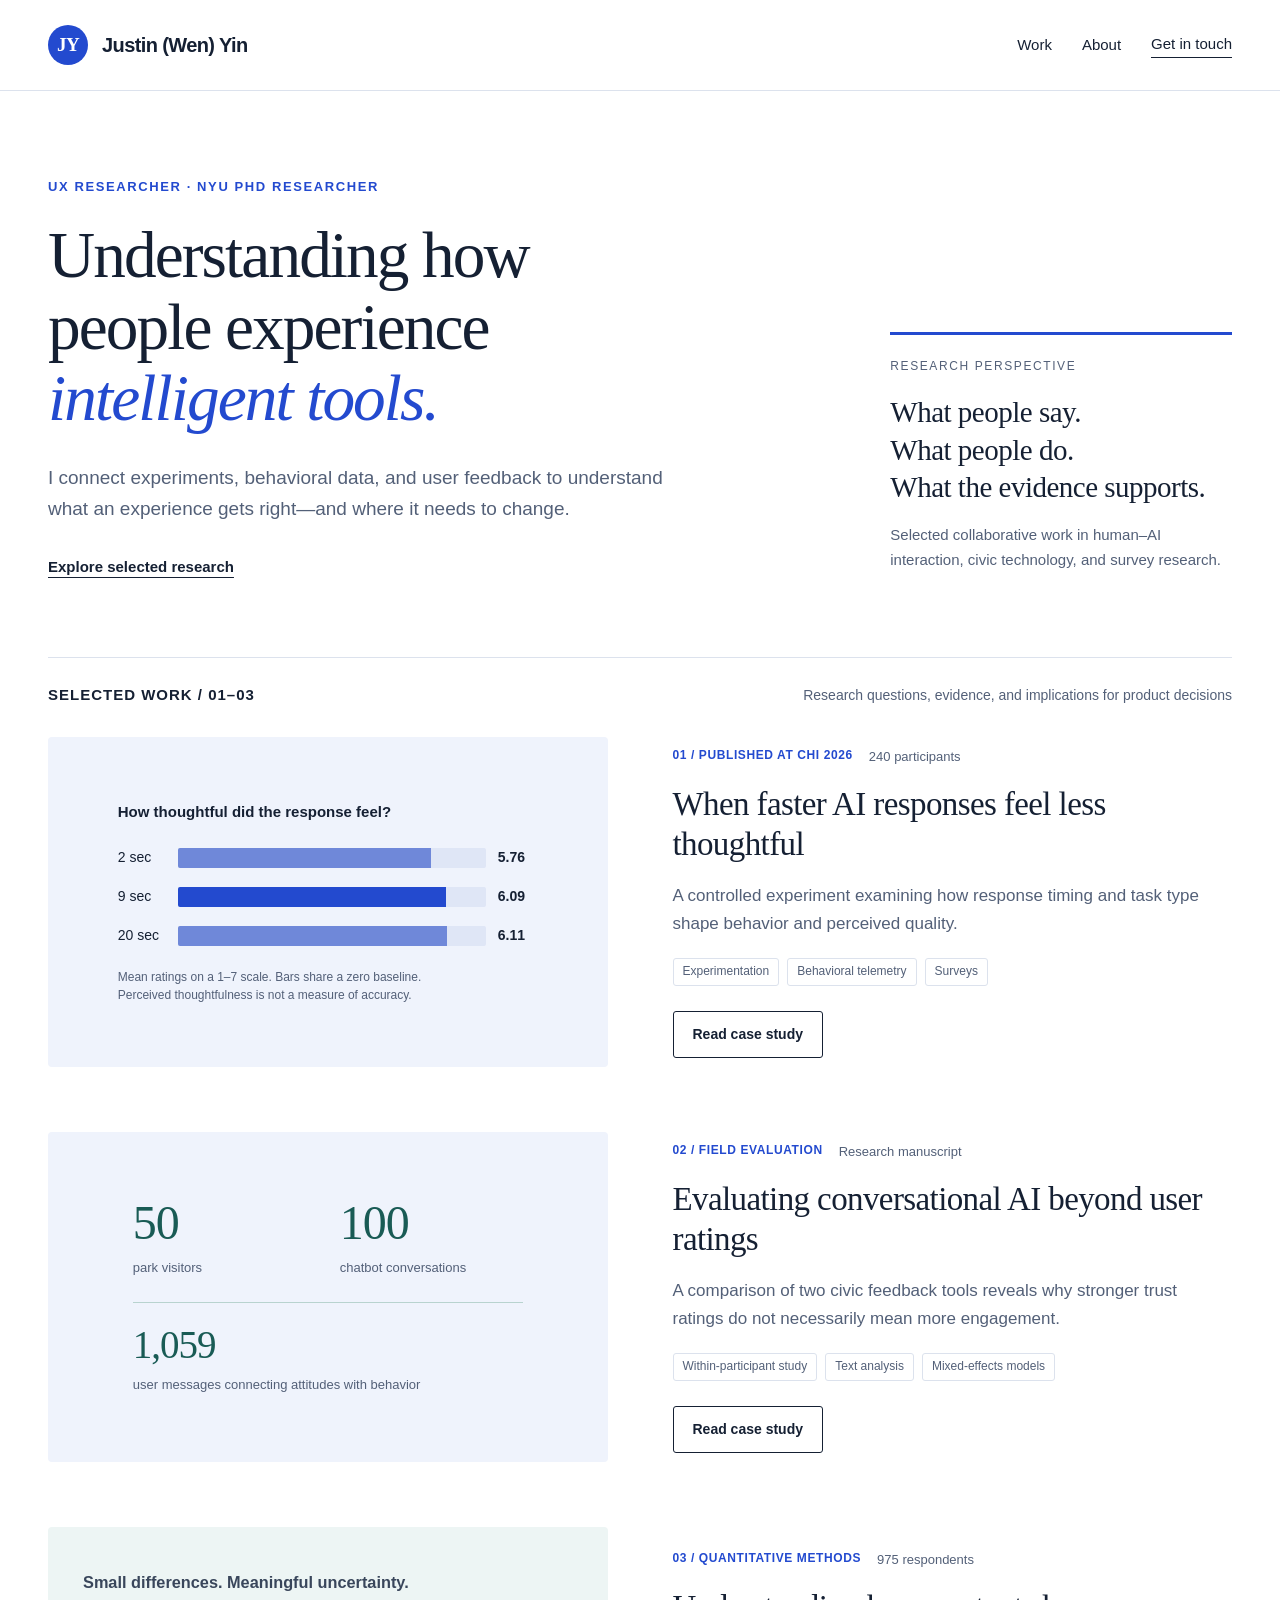
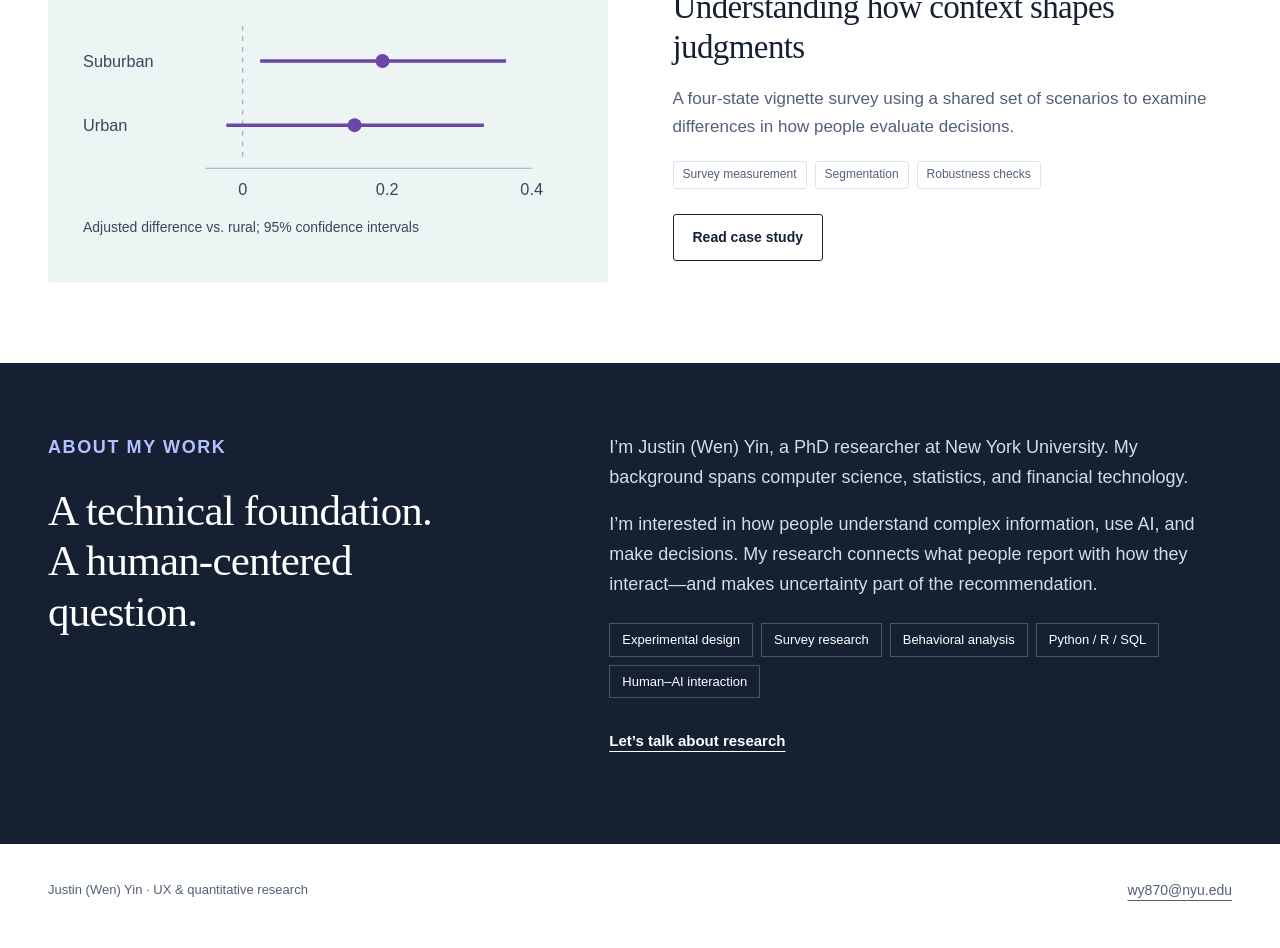
<file: index.html>
<!doctype html><html lang="en"><head><meta charset="utf-8"><meta name="viewport" content="width=device-width,initial-scale=1"><meta name="description" content="Justin (Wen) Yin’s research portfolio: human–AI interaction, field evaluation, and quantitative survey research."><meta name="robots" content="noindex, nofollow"><title>UX Research Portfolio | Justin Yin</title><link rel="icon" type="image/svg+xml" href="data:image/svg+xml,%3Csvg xmlns='http://www.w3.org/2000/svg' viewBox='0 0 64 64'%3E%3Crect width='64' height='64' rx='32' fill='%23234acf'/%3E%3Ctext x='32' y='43' text-anchor='middle' font-family='Georgia' font-size='34' fill='white'%3EJ%3C/text%3E%3C/svg%3E"><link rel="stylesheet" href="style.css"></head><body><a class="skip" href="#main">Skip to content</a><header class="site-header"><div class="wrap nav"><a class="brand" href="index.html"><span class="monogram" aria-hidden="true">JY</span>Justin (Wen) Yin</a><nav class="nav-links" aria-label="Main navigation"><a href="index.html#work">Work</a><a href="index.html#about">About</a><a class="contact-link" href="mailto:wy870@nyu.edu">Get in touch</a></nav></div></header><main id="main"><div class="wrap"><section class="hero"><div><p class="eyebrow">UX researcher · NYU PhD researcher</p><h1>Understanding how<br>people experience<br><em>intelligent tools.</em></h1><p class="hero-copy">I connect experiments, behavioral data, and user feedback to understand what an experience gets right—and where it needs to change.</p><a class="small-link" href="#work">Explore selected research</a></div><aside class="hero-note"><p class="label">Research perspective</p><h2>What people say.<br>What people do.<br>What the evidence supports.</h2><p>Selected collaborative work in human–AI interaction, civic technology, and survey research.</p></aside></section><section id="work" aria-labelledby="work-title"><div class="section-head"><h2 id="work-title">Selected work / 01–03</h2><p>Research questions, evidence, and implications for product decisions</p></div><article class="project"><div class="project-visual"><div class="chart-mini" role="img" aria-label="Perceived thoughtfulness on a 1 to 7 scale: 2 seconds 5.76; 9 seconds 6.09; 20 seconds 6.11."><p class="chart-title">How thoughtful did the response feel?</p><div class="bar-row"><span>2 sec</span><div class="bar-track"><div class="bar-fill" style="width:82.2857%"></div></div><b>5.76</b></div><div class="bar-row"><span>9 sec</span><div class="bar-track"><div class="bar-fill accent" style="width:87%"></div></div><b>6.09</b></div><div class="bar-row"><span>20 sec</span><div class="bar-track"><div class="bar-fill" style="width:87.2857%"></div></div><b>6.11</b></div><p class="chart-foot">Mean ratings on a 1–7 scale. Bars share a zero baseline.<br>Perceived thoughtfulness is not a measure of accuracy.</p></div></div><div class="project-copy"><div class="meta"><span class="badge">01 / Published at CHI 2026</span><span>240 participants</span></div><h3>When faster AI responses feel less thoughtful</h3><p>A controlled experiment examining how response timing and task type shape behavior and perceived quality.</p><ul class="tags"><li>Experimentation</li><li>Behavioral telemetry</li><li>Surveys</li></ul><a class="button" href="ai-response-timing.html">Read case study</a></div></article><article class="project"><div class="project-visual"><div class="metric-set"><div><strong>50</strong><span>park visitors</span></div><div><strong>100</strong><span>chatbot conversations</span></div><div class="wide"><strong>1,059</strong><span>user messages connecting attitudes with behavior</span></div></div></div><div class="project-copy"><div class="meta"><span class="badge">02 / Field evaluation</span><span>Research manuscript</span></div><h3>Evaluating conversational AI beyond user ratings</h3><p>A comparison of two civic feedback tools reveals why stronger trust ratings do not necessarily mean more engagement.</p><ul class="tags"><li>Within-participant study</li><li>Text analysis</li><li>Mixed-effects models</li></ul><a class="button" href="civic-ai.html">Read case study</a></div></article><article class="project"><div class="project-visual"><svg class="forest" viewBox="0 0 420 245" role="img" aria-labelledby="forest-title forest-desc"><title id="forest-title">Adjusted differences in sentence ratings</title><desc id="forest-desc">Suburban versus rural: 0.194, 95 percent confidence interval 0.025 to 0.364. Urban versus rural: 0.156, interval minus 0.022 to 0.334. Positive means closer to too harsh on a seven-point scale.</desc><g font-family="Arial, sans-serif" font-size="14" fill="#39465b"><text x="0" y="22" font-weight="700">Small differences. Meaningful uncertainty.</text><line x1="137" y1="55" x2="137" y2="170" stroke="#a0a8b9" stroke-dasharray="4 5"/><line x1="105" y1="177" x2="385" y2="177" stroke="#a0a8b9"/><text x="0" y="90">Suburban</text><text x="0" y="145">Urban</text><g stroke="#6a46a8" stroke-width="3"><line x1="152" y1="85" x2="363" y2="85"/><line x1="123" y1="140" x2="344" y2="140"/></g><g fill="#6a46a8"><circle cx="257" cy="85" r="6"/><circle cx="233" cy="140" r="6"/></g><text x="137" y="200" text-anchor="middle">0</text><text x="261" y="200" text-anchor="middle">0.2</text><text x="385" y="200" text-anchor="middle">0.4</text><text x="0" y="232" font-size="12">Adjusted difference vs. rural; 95% confidence intervals</text></g></svg></div><div class="project-copy"><div class="meta"><span class="badge">03 / Quantitative methods</span><span>975 respondents</span></div><h3>Understanding how context shapes judgments</h3><p>A four-state vignette survey using a shared set of scenarios to examine differences in how people evaluate decisions.</p><ul class="tags"><li>Survey measurement</li><li>Segmentation</li><li>Robustness checks</li></ul><a class="button" href="context-and-judgment.html">Read case study</a></div></article></section></div><section class="about" id="about"><div class="wrap about-grid"><div><p class="eyebrow">About my work</p><h2>A technical foundation.<br>A human-centered question.</h2></div><div><p>I’m Justin (Wen) Yin, a PhD researcher at New York University. My background spans computer science, statistics, and financial technology.</p><p>I’m interested in how people understand complex information, use AI, and make decisions. My research connects what people report with how they interact—and makes uncertainty part of the recommendation.</p><div class="method-list"><span>Experimental design</span><span>Survey research</span><span>Behavioral analysis</span><span>Python / R / SQL</span><span>Human–AI interaction</span></div><p style="margin-top:28px"><a class="small-link" href="mailto:wy870@nyu.edu">Let’s talk about research</a></p></div></div></section></main><footer class="wrap footer"><p>Justin (Wen) Yin · UX &amp; quantitative research</p><a href="mailto:wy870@nyu.edu">wy870@nyu.edu</a></footer></body></html>
</file>
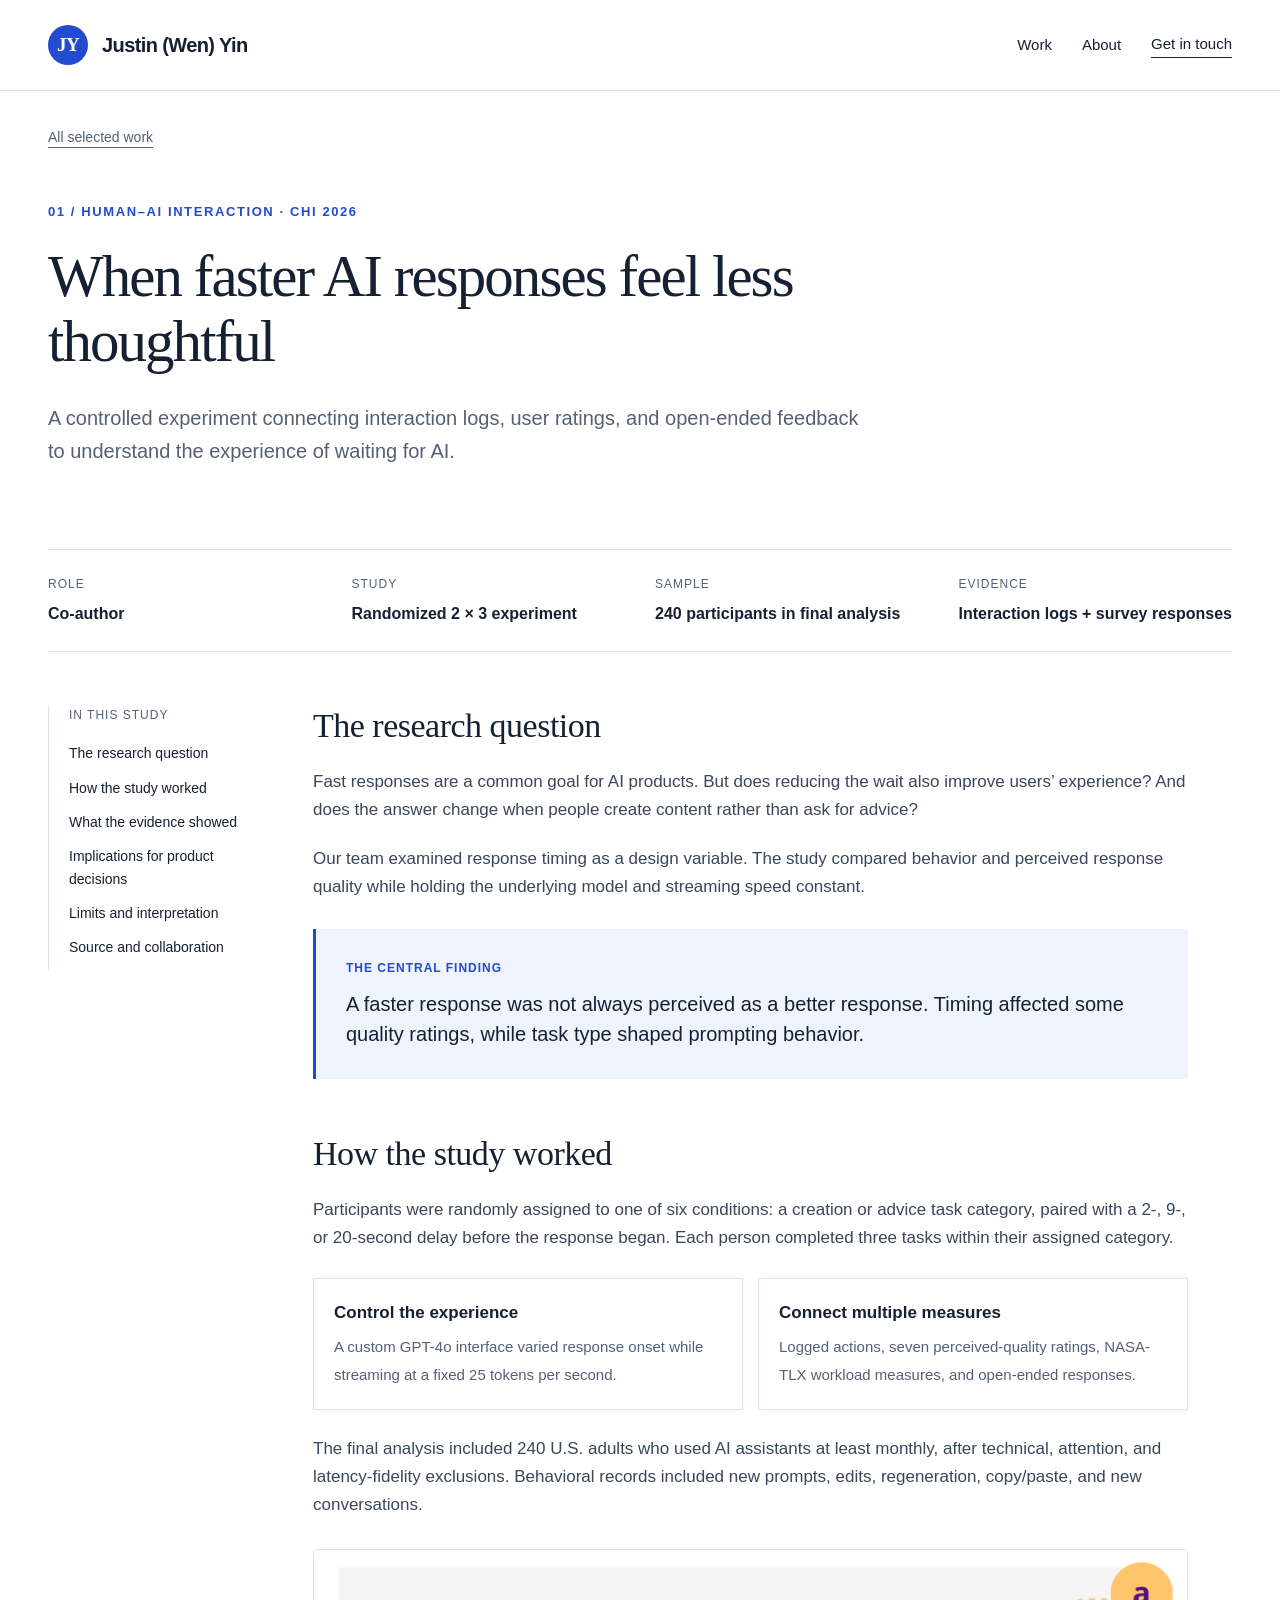
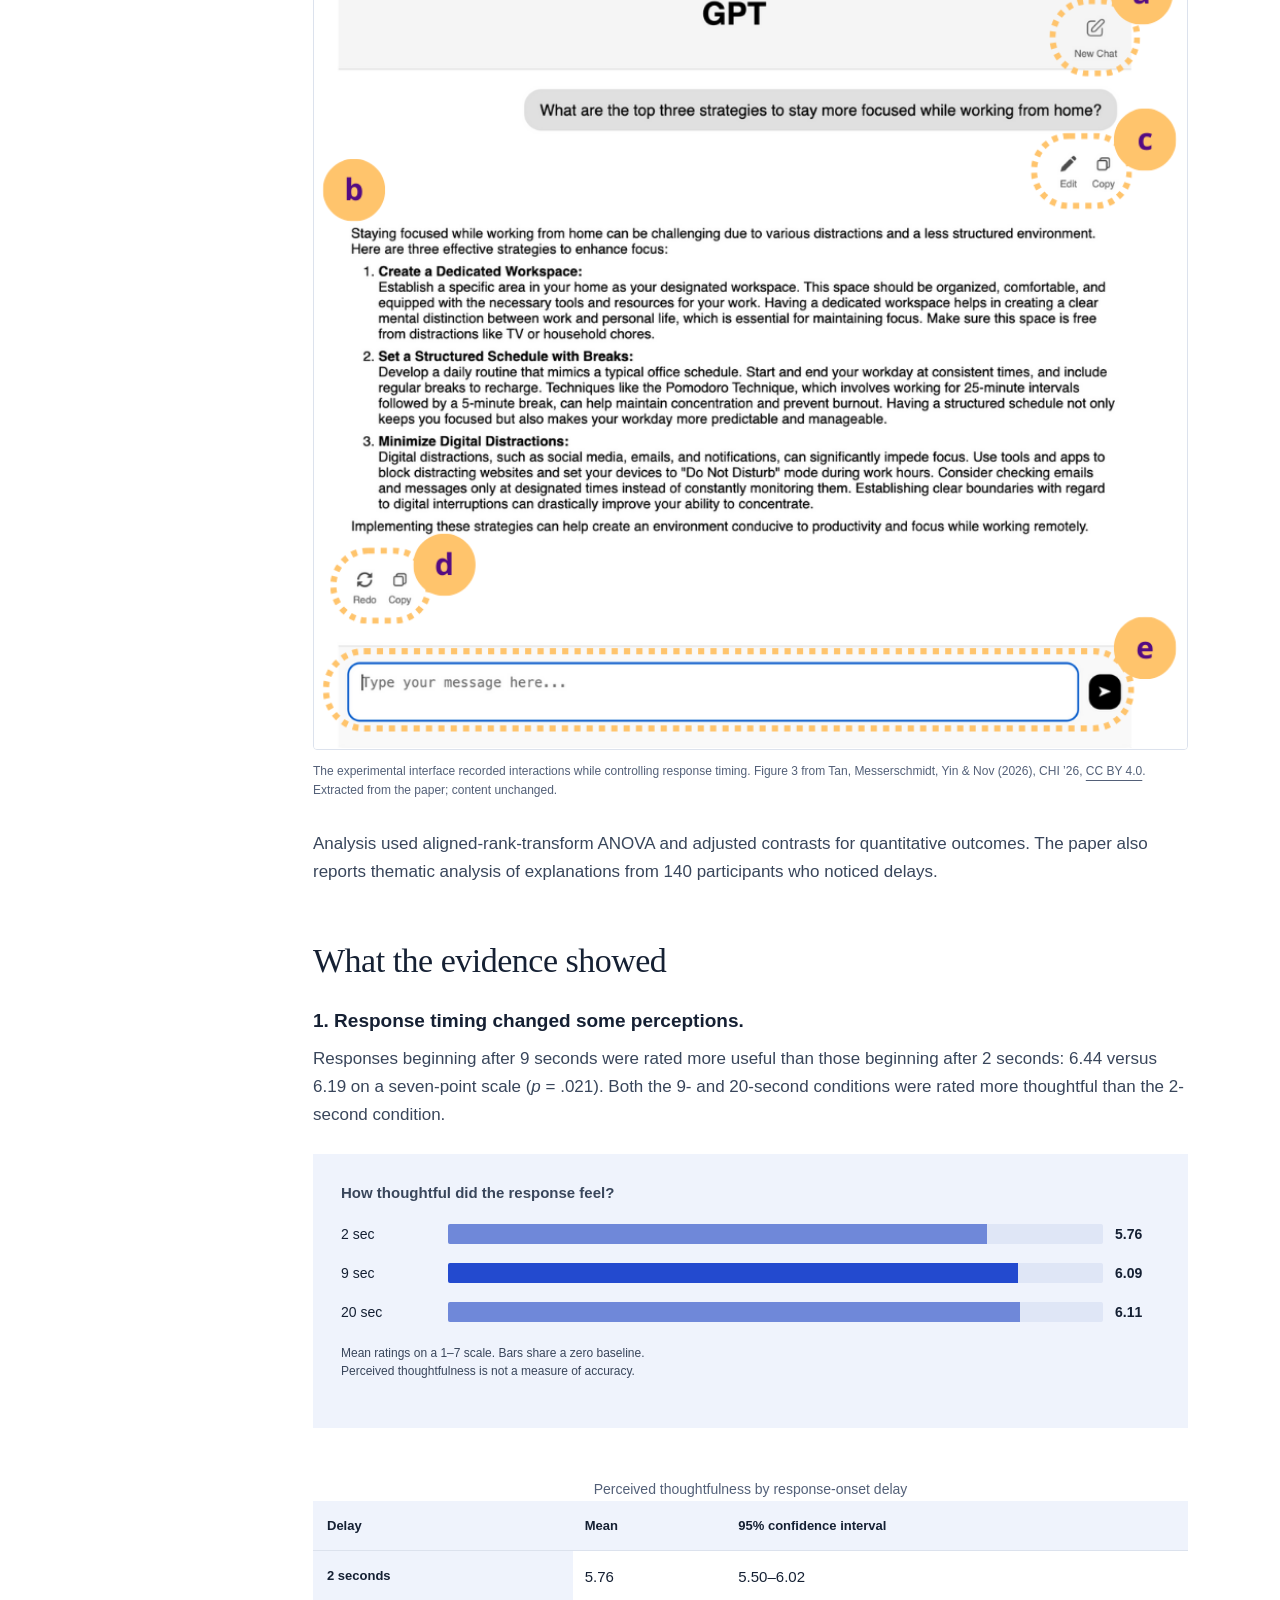
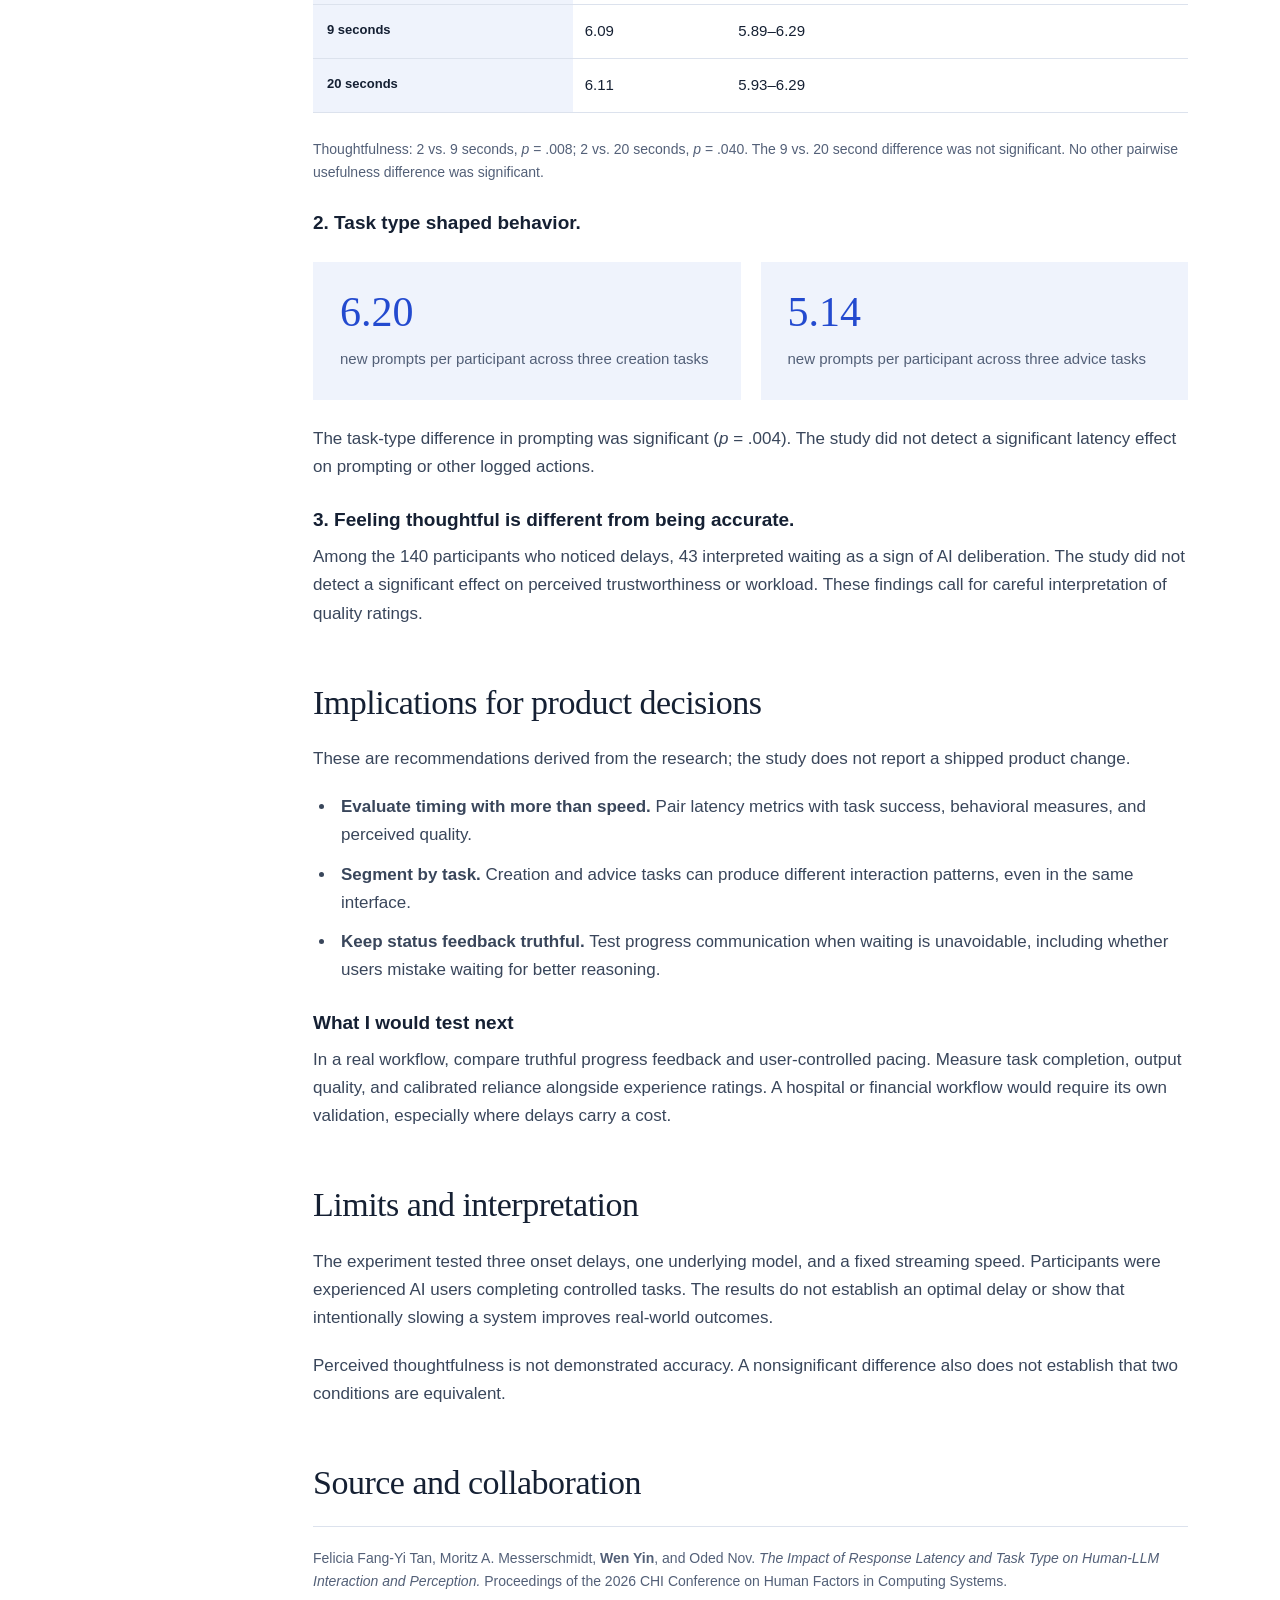
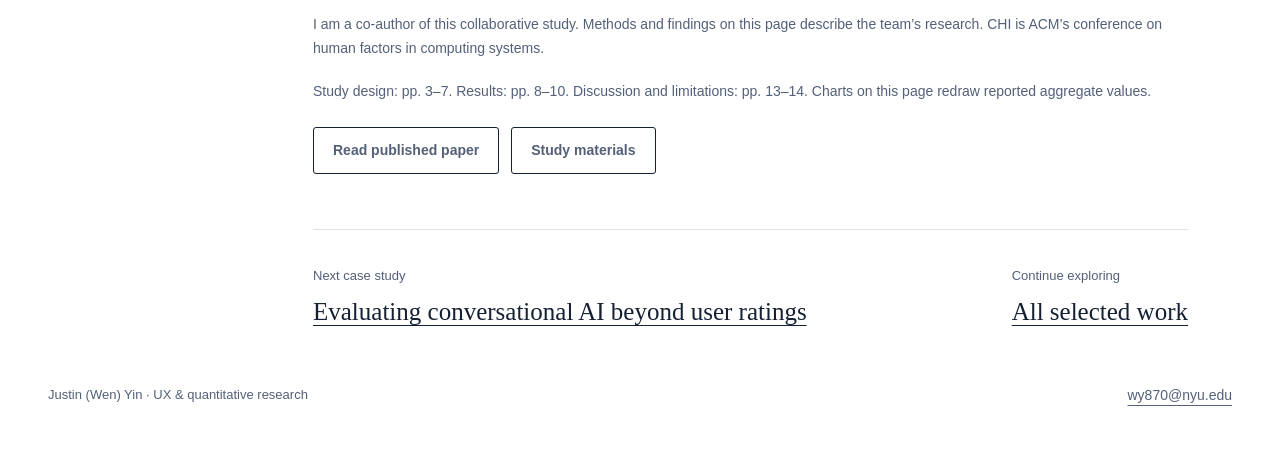
<file: ai-response-timing.html>
<!doctype html><html lang="en"><head><meta charset="utf-8"><meta name="viewport" content="width=device-width,initial-scale=1"><meta name="description" content="A controlled experiment connecting interaction logs, user ratings, and open-ended feedback to understand the experience of waiting for AI."><meta name="robots" content="noindex, nofollow"><title>When faster AI responses feel less thoughtful | Justin Yin</title><link rel="icon" type="image/svg+xml" href="data:image/svg+xml,%3Csvg xmlns='http://www.w3.org/2000/svg' viewBox='0 0 64 64'%3E%3Crect width='64' height='64' rx='32' fill='%23234acf'/%3E%3Ctext x='32' y='43' text-anchor='middle' font-family='Georgia' font-size='34' fill='white'%3EJ%3C/text%3E%3C/svg%3E"><link rel="stylesheet" href="style.css"></head><body><a class="skip" href="#main">Skip to content</a><header class="site-header"><div class="wrap nav"><a class="brand" href="index.html"><span class="monogram" aria-hidden="true">JY</span>Justin (Wen) Yin</a><nav class="nav-links" aria-label="Main navigation"><a href="index.html#work">Work</a><a href="index.html#about">About</a><a class="contact-link" href="mailto:wy870@nyu.edu">Get in touch</a></nav></div></header><main id="main" class="wrap"><a class="back" href="index.html#work">All selected work</a><header class="case-hero"><p class="eyebrow">01 / Human–AI interaction · CHI 2026</p><h1>When faster AI responses feel less thoughtful</h1><p class="deck">A controlled experiment connecting interaction logs, user ratings, and open-ended feedback to understand the experience of waiting for AI.</p></header><dl class="study-facts"><div><dt>Role</dt><dd>Co-author</dd></div><div><dt>Study</dt><dd>Randomized 2 × 3 experiment</dd></div><div><dt>Sample</dt><dd>240 participants in final analysis</dd></div><div><dt>Evidence</dt><dd>Interaction logs + survey responses</dd></div></dl><div class="case-layout"><nav class="case-nav" aria-label="Case study sections"><p>In this study</p><a href="#question">The research question</a><a href="#approach">How the study worked</a><a href="#findings">What the evidence showed</a><a href="#decisions">Implications for product decisions</a><a href="#limits">Limits and interpretation</a><a href="#source">Source and collaboration</a></nav><article class="article"><section id="question"><h2>The research question</h2><p>Fast responses are a common goal for AI products. But does reducing the wait also improve users’ experience? And does the answer change when people create content rather than ask for advice?</p><p>Our team examined response timing as a design variable. The study compared behavior and perceived response quality while holding the underlying model and streaming speed constant.</p><div class="callout"><p class="label">The central finding</p><p>A faster response was not always perceived as a better response. Timing affected some quality ratings, while task type shaped prompting behavior.</p></div></section><section id="approach"><h2>How the study worked</h2><p>Participants were randomly assigned to one of six conditions: a creation or advice task category, paired with a 2-, 9-, or 20-second delay before the response began. Each person completed three tasks within their assigned category.</p><div class="diagram"><div><b>Control the experience</b><span>A custom GPT-4o interface varied response onset while streaming at a fixed 25 tokens per second.</span></div><div><b>Connect multiple measures</b><span>Logged actions, seven perceived-quality ratings, NASA-TLX workload measures, and open-ended responses.</span></div></div><p>The final analysis included 240 U.S. adults who used AI assistants at least monthly, after technical, attention, and latency-fidelity exclusions. Behavioral records included new prompts, edits, regeneration, copy/paste, and new conversations.</p><figure><img src="assets/latency-interface.png" alt="Study interface showing an advice task, chat messages, regenerate response control, and message input." width="848" height="776" loading="lazy"><figcaption>The experimental interface recorded interactions while controlling response timing. Figure 3 from Tan, Messerschmidt, Yin &amp; Nov (2026), CHI ’26, <a href="https://creativecommons.org/licenses/by/4.0/" target="_blank" rel="noopener noreferrer">CC BY 4.0</a>. Extracted from the paper; content unchanged.</figcaption></figure><p>Analysis used aligned-rank-transform ANOVA and adjusted contrasts for quantitative outcomes. The paper also reports thematic analysis of explanations from 140 participants who noticed delays.</p></section><section id="findings"><h2>What the evidence showed</h2><h3>1. Response timing changed some perceptions.</h3><p>Responses beginning after 9 seconds were rated more useful than those beginning after 2 seconds: 6.44 versus 6.19 on a seven-point scale (<i>p</i> = .021). Both the 9- and 20-second conditions were rated more thoughtful than the 2-second condition.</p><div class="result-plot"><div class="chart-mini" role="img" aria-label="Perceived thoughtfulness on a 1 to 7 scale: 2 seconds 5.76; 9 seconds 6.09; 20 seconds 6.11."><p class="chart-title">How thoughtful did the response feel?</p><div class="bar-row"><span>2 sec</span><div class="bar-track"><div class="bar-fill" style="width:82.2857%"></div></div><b>5.76</b></div><div class="bar-row"><span>9 sec</span><div class="bar-track"><div class="bar-fill accent" style="width:87%"></div></div><b>6.09</b></div><div class="bar-row"><span>20 sec</span><div class="bar-track"><div class="bar-fill" style="width:87.2857%"></div></div><b>6.11</b></div><p class="chart-foot">Mean ratings on a 1–7 scale. Bars share a zero baseline.<br>Perceived thoughtfulness is not a measure of accuracy.</p></div></div><div class="table-scroll"><table class="data-table"><caption class="note">Perceived thoughtfulness by response-onset delay</caption><thead><tr><th scope="col">Delay</th><th scope="col">Mean</th><th scope="col">95% confidence interval</th></tr></thead><tbody><tr><th scope="row">2 seconds</th><td>5.76</td><td>5.50–6.02</td></tr><tr><th scope="row">9 seconds</th><td>6.09</td><td>5.89–6.29</td></tr><tr><th scope="row">20 seconds</th><td>6.11</td><td>5.93–6.29</td></tr></tbody></table></div><p class="note">Thoughtfulness: 2 vs. 9 seconds, <i>p</i> = .008; 2 vs. 20 seconds, <i>p</i> = .040. The 9 vs. 20 second difference was not significant. No other pairwise usefulness difference was significant.</p><h3>2. Task type shaped behavior.</h3><div class="finding-grid"><div class="finding"><strong>6.20</strong><span>new prompts per participant across three creation tasks</span></div><div class="finding"><strong>5.14</strong><span>new prompts per participant across three advice tasks</span></div></div><p>The task-type difference in prompting was significant (<i>p</i> = .004). The study did not detect a significant latency effect on prompting or other logged actions.</p><h3>3. Feeling thoughtful is different from being accurate.</h3><p>Among the 140 participants who noticed delays, 43 interpreted waiting as a sign of AI deliberation. The study did not detect a significant effect on perceived trustworthiness or workload. These findings call for careful interpretation of quality ratings.</p></section><section id="decisions"><h2>Implications for product decisions</h2><p>These are recommendations derived from the research; the study does not report a shipped product change.</p><ul><li><strong>Evaluate timing with more than speed.</strong> Pair latency metrics with task success, behavioral measures, and perceived quality.</li><li><strong>Segment by task.</strong> Creation and advice tasks can produce different interaction patterns, even in the same interface.</li><li><strong>Keep status feedback truthful.</strong> Test progress communication when waiting is unavoidable, including whether users mistake waiting for better reasoning.</li></ul><h3>What I would test next</h3><p>In a real workflow, compare truthful progress feedback and user-controlled pacing. Measure task completion, output quality, and calibrated reliance alongside experience ratings. A hospital or financial workflow would require its own validation, especially where delays carry a cost.</p></section><section id="limits"><h2>Limits and interpretation</h2><p>The experiment tested three onset delays, one underlying model, and a fixed streaming speed. Participants were experienced AI users completing controlled tasks. The results do not establish an optimal delay or show that intentionally slowing a system improves real-world outcomes.</p><p>Perceived thoughtfulness is not demonstrated accuracy. A nonsignificant difference also does not establish that two conditions are equivalent.</p></section><section id="source"><h2>Source and collaboration</h2><div class="source"><p>Felicia Fang-Yi Tan, Moritz A. Messerschmidt, <strong>Wen Yin</strong>, and Oded Nov. <em>The Impact of Response Latency and Task Type on Human-LLM Interaction and Perception.</em> Proceedings of the 2026 CHI Conference on Human Factors in Computing Systems.</p><p>I am a co-author of this collaborative study. Methods and findings on this page describe the team’s research. CHI is ACM’s conference on human factors in computing systems.</p><p>Study design: pp. 3–7. Results: pp. 8–10. Discussion and limitations: pp. 13–14. Charts on this page redraw reported aggregate values.</p><div class="source-links"><a class="button" href="https://doi.org/10.1145/3772318.3790716" target="_blank" rel="noopener noreferrer">Read published paper</a><a class="button" href="https://osf.io/367cw" target="_blank" rel="noopener noreferrer">Study materials</a></div></div></section><div class="next-case"><div><p>Next case study</p><a href="civic-ai.html">Evaluating conversational AI beyond user ratings</a></div><div><p>Continue exploring</p><a href="index.html#work">All selected work</a></div></div></article></div></main><footer class="wrap footer"><p>Justin (Wen) Yin · UX &amp; quantitative research</p><a href="mailto:wy870@nyu.edu">wy870@nyu.edu</a></footer></body></html>
</file>
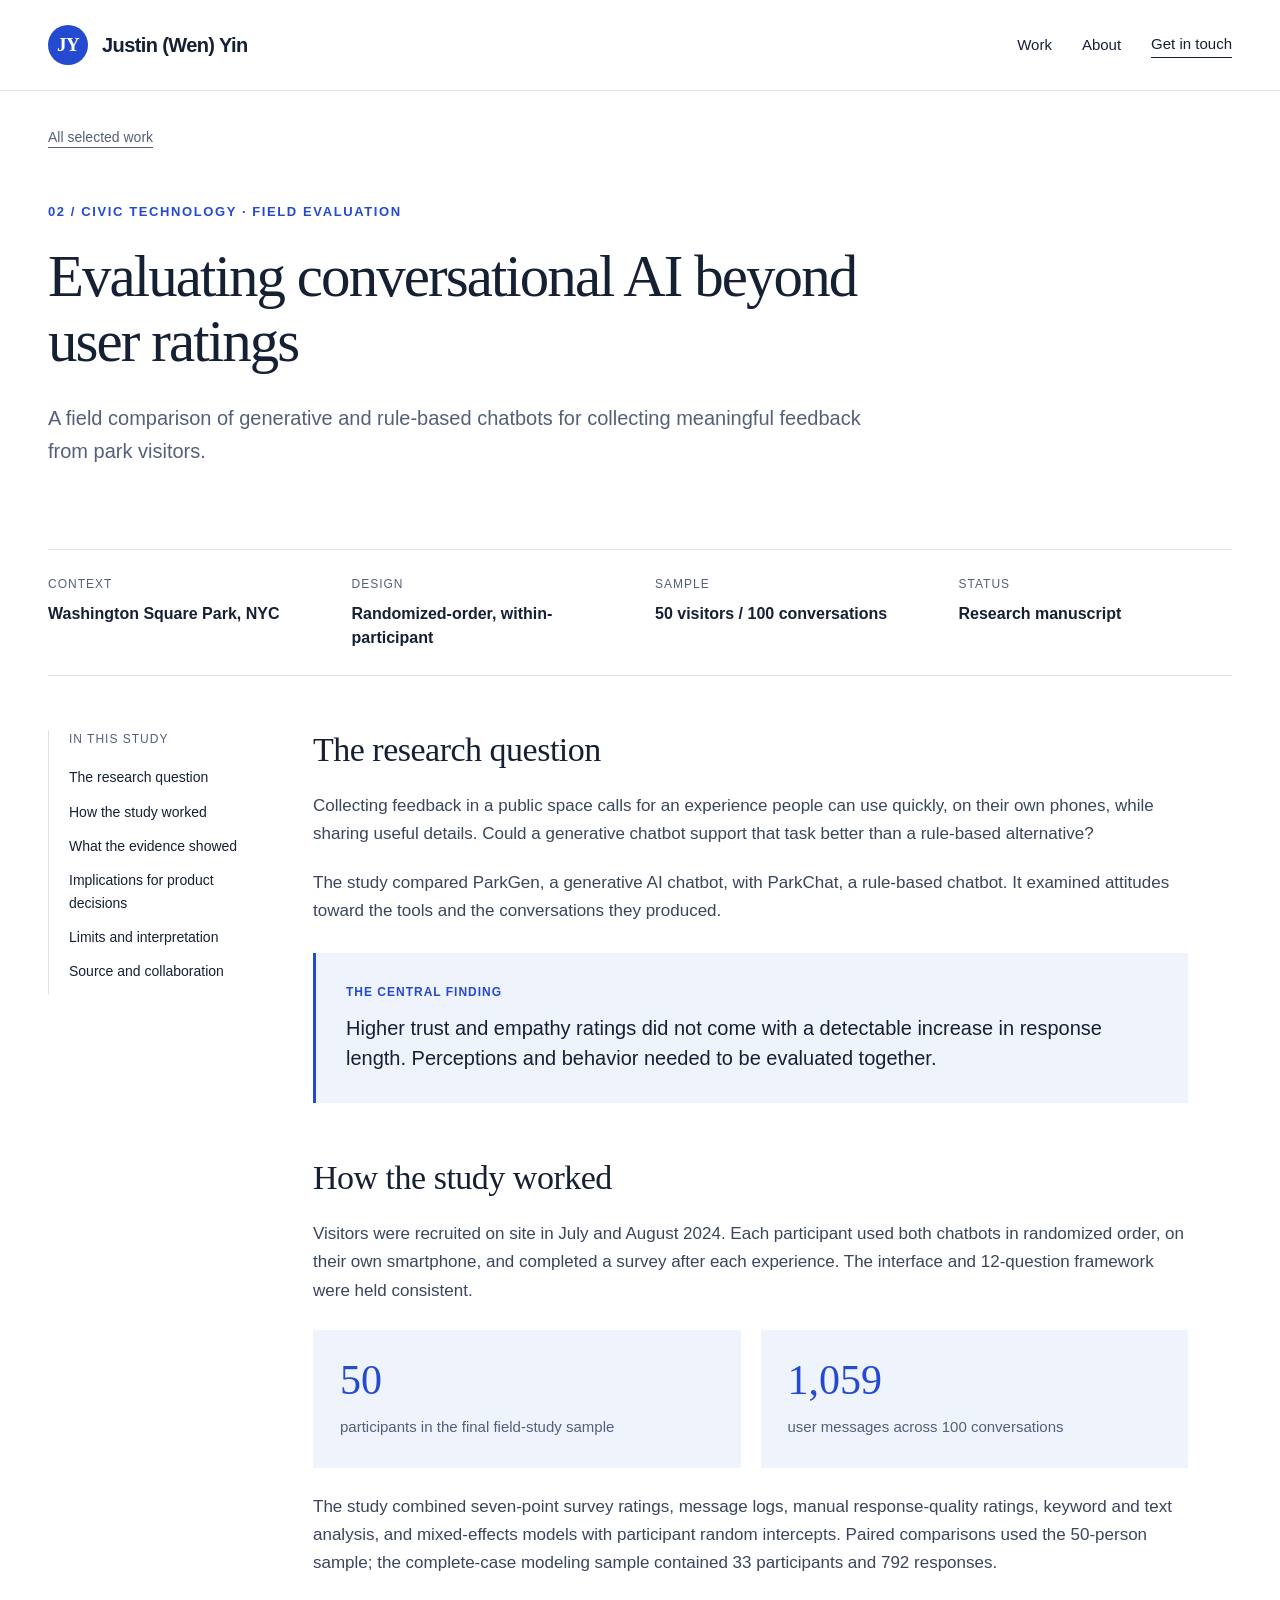
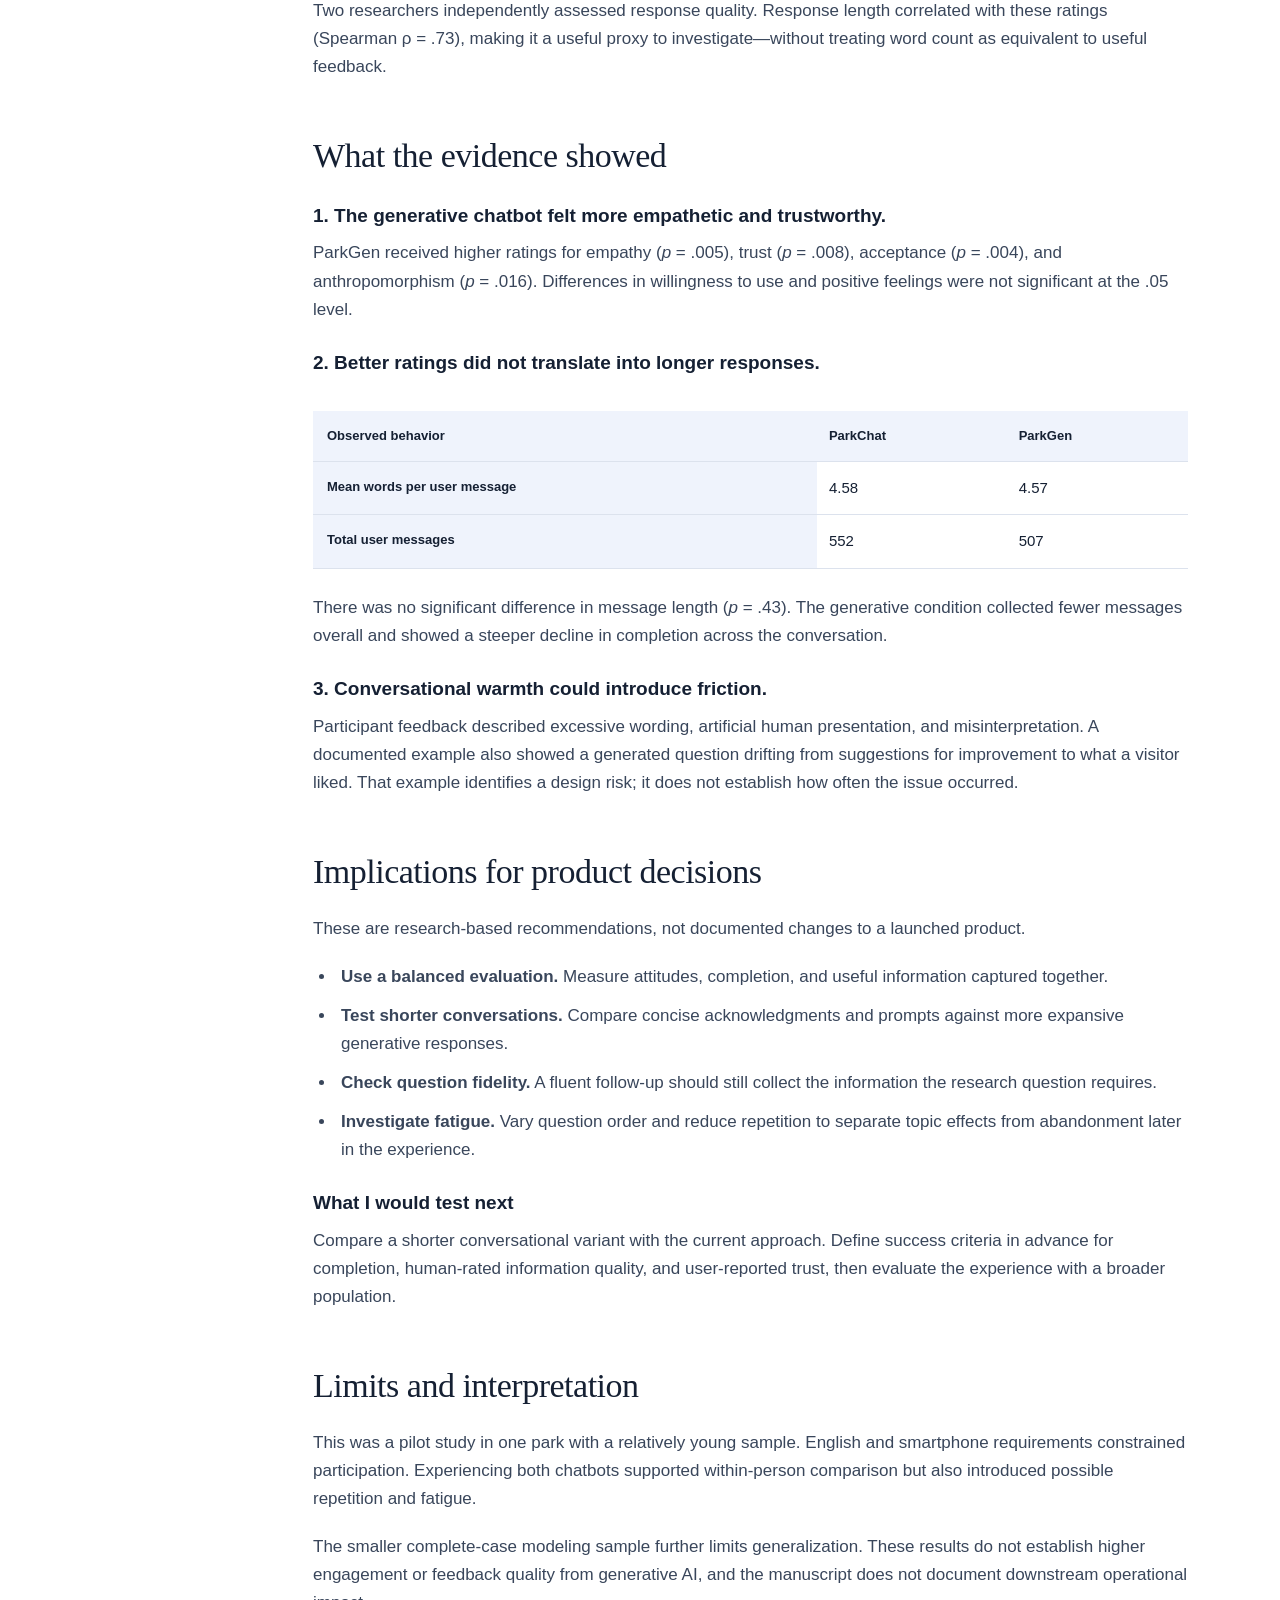
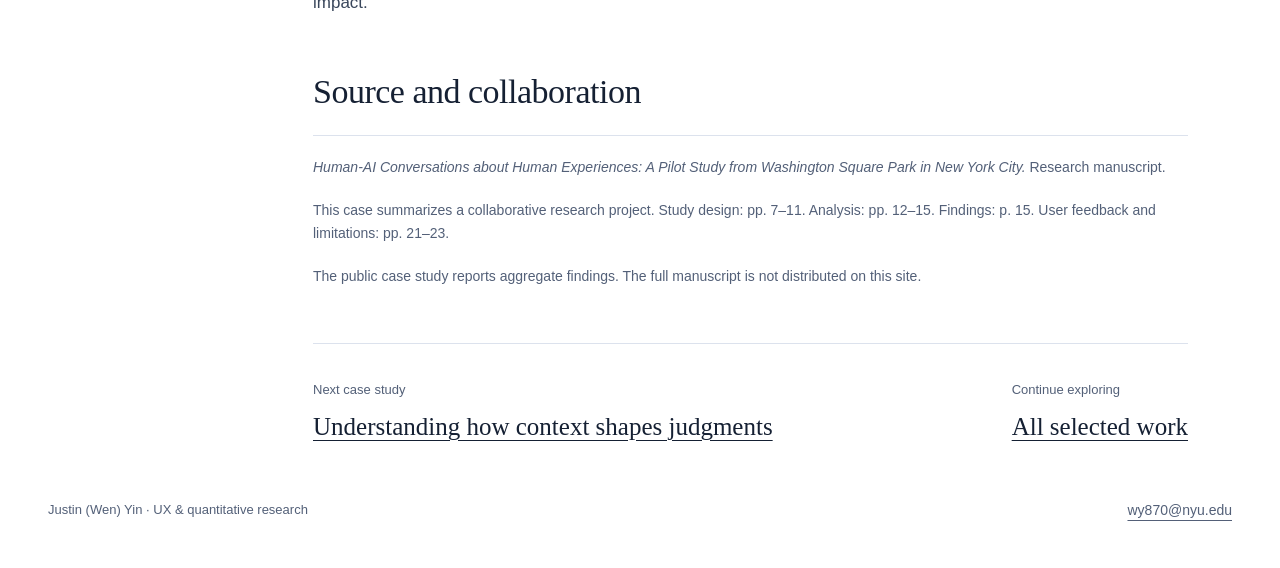
<file: civic-ai.html>
<!doctype html><html lang="en"><head><meta charset="utf-8"><meta name="viewport" content="width=device-width,initial-scale=1"><meta name="description" content="A field comparison of generative and rule-based chatbots for collecting meaningful feedback from park visitors."><meta name="robots" content="noindex, nofollow"><title>Evaluating conversational AI beyond user ratings | Justin Yin</title><link rel="icon" type="image/svg+xml" href="data:image/svg+xml,%3Csvg xmlns='http://www.w3.org/2000/svg' viewBox='0 0 64 64'%3E%3Crect width='64' height='64' rx='32' fill='%23234acf'/%3E%3Ctext x='32' y='43' text-anchor='middle' font-family='Georgia' font-size='34' fill='white'%3EJ%3C/text%3E%3C/svg%3E"><link rel="stylesheet" href="style.css"></head><body><a class="skip" href="#main">Skip to content</a><header class="site-header"><div class="wrap nav"><a class="brand" href="index.html"><span class="monogram" aria-hidden="true">JY</span>Justin (Wen) Yin</a><nav class="nav-links" aria-label="Main navigation"><a href="index.html#work">Work</a><a href="index.html#about">About</a><a class="contact-link" href="mailto:wy870@nyu.edu">Get in touch</a></nav></div></header><main id="main" class="wrap"><a class="back" href="index.html#work">All selected work</a><header class="case-hero"><p class="eyebrow">02 / Civic technology · Field evaluation</p><h1>Evaluating conversational AI beyond user ratings</h1><p class="deck">A field comparison of generative and rule-based chatbots for collecting meaningful feedback from park visitors.</p></header><dl class="study-facts"><div><dt>Context</dt><dd>Washington Square Park, NYC</dd></div><div><dt>Design</dt><dd>Randomized-order, within-participant</dd></div><div><dt>Sample</dt><dd>50 visitors / 100 conversations</dd></div><div><dt>Status</dt><dd>Research manuscript</dd></div></dl><div class="case-layout"><nav class="case-nav" aria-label="Case study sections"><p>In this study</p><a href="#question">The research question</a><a href="#approach">How the study worked</a><a href="#findings">What the evidence showed</a><a href="#decisions">Implications for product decisions</a><a href="#limits">Limits and interpretation</a><a href="#source">Source and collaboration</a></nav><article class="article"><section id="question"><h2>The research question</h2><p>Collecting feedback in a public space calls for an experience people can use quickly, on their own phones, while sharing useful details. Could a generative chatbot support that task better than a rule-based alternative?</p><p>The study compared ParkGen, a generative AI chatbot, with ParkChat, a rule-based chatbot. It examined attitudes toward the tools and the conversations they produced.</p><div class="callout"><p class="label">The central finding</p><p>Higher trust and empathy ratings did not come with a detectable increase in response length. Perceptions and behavior needed to be evaluated together.</p></div></section><section id="approach"><h2>How the study worked</h2><p>Visitors were recruited on site in July and August 2024. Each participant used both chatbots in randomized order, on their own smartphone, and completed a survey after each experience. The interface and 12-question framework were held consistent.</p><div class="finding-grid"><div class="finding"><strong>50</strong><span>participants in the final field-study sample</span></div><div class="finding"><strong>1,059</strong><span>user messages across 100 conversations</span></div></div><p>The study combined seven-point survey ratings, message logs, manual response-quality ratings, keyword and text analysis, and mixed-effects models with participant random intercepts. Paired comparisons used the 50-person sample; the complete-case modeling sample contained 33 participants and 792 responses.</p><p>Two researchers independently assessed response quality. Response length correlated with these ratings (Spearman ρ = .73), making it a useful proxy to investigate—without treating word count as equivalent to useful feedback.</p></section><section id="findings"><h2>What the evidence showed</h2><h3>1. The generative chatbot felt more empathetic and trustworthy.</h3><p>ParkGen received higher ratings for empathy (<i>p</i> = .005), trust (<i>p</i> = .008), acceptance (<i>p</i> = .004), and anthropomorphism (<i>p</i> = .016). Differences in willingness to use and positive feelings were not significant at the .05 level.</p><h3>2. Better ratings did not translate into longer responses.</h3><div class="table-scroll"><table class="data-table"><thead><tr><th scope="col">Observed behavior</th><th scope="col">ParkChat</th><th scope="col">ParkGen</th></tr></thead><tbody><tr><th scope="row">Mean words per user message</th><td>4.58</td><td>4.57</td></tr><tr><th scope="row">Total user messages</th><td>552</td><td>507</td></tr></tbody></table></div><p>There was no significant difference in message length (<i>p</i> = .43). The generative condition collected fewer messages overall and showed a steeper decline in completion across the conversation.</p><h3>3. Conversational warmth could introduce friction.</h3><p>Participant feedback described excessive wording, artificial human presentation, and misinterpretation. A documented example also showed a generated question drifting from suggestions for improvement to what a visitor liked. That example identifies a design risk; it does not establish how often the issue occurred.</p></section><section id="decisions"><h2>Implications for product decisions</h2><p>These are research-based recommendations, not documented changes to a launched product.</p><ul><li><strong>Use a balanced evaluation.</strong> Measure attitudes, completion, and useful information captured together.</li><li><strong>Test shorter conversations.</strong> Compare concise acknowledgments and prompts against more expansive generative responses.</li><li><strong>Check question fidelity.</strong> A fluent follow-up should still collect the information the research question requires.</li><li><strong>Investigate fatigue.</strong> Vary question order and reduce repetition to separate topic effects from abandonment later in the experience.</li></ul><h3>What I would test next</h3><p>Compare a shorter conversational variant with the current approach. Define success criteria in advance for completion, human-rated information quality, and user-reported trust, then evaluate the experience with a broader population.</p></section><section id="limits"><h2>Limits and interpretation</h2><p>This was a pilot study in one park with a relatively young sample. English and smartphone requirements constrained participation. Experiencing both chatbots supported within-person comparison but also introduced possible repetition and fatigue.</p><p>The smaller complete-case modeling sample further limits generalization. These results do not establish higher engagement or feedback quality from generative AI, and the manuscript does not document downstream operational impact.</p></section><section id="source"><h2>Source and collaboration</h2><div class="source"><p><em>Human-AI Conversations about Human Experiences: A Pilot Study from Washington Square Park in New York City.</em> Research manuscript.</p><p>This case summarizes a collaborative research project. Study design: pp. 7–11. Analysis: pp. 12–15. Findings: p. 15. User feedback and limitations: pp. 21–23.</p><p>The public case study reports aggregate findings. The full manuscript is not distributed on this site.</p></div></section><div class="next-case"><div><p>Next case study</p><a href="context-and-judgment.html">Understanding how context shapes judgments</a></div><div><p>Continue exploring</p><a href="index.html#work">All selected work</a></div></div></article></div></main><footer class="wrap footer"><p>Justin (Wen) Yin · UX &amp; quantitative research</p><a href="mailto:wy870@nyu.edu">wy870@nyu.edu</a></footer></body></html>
</file>
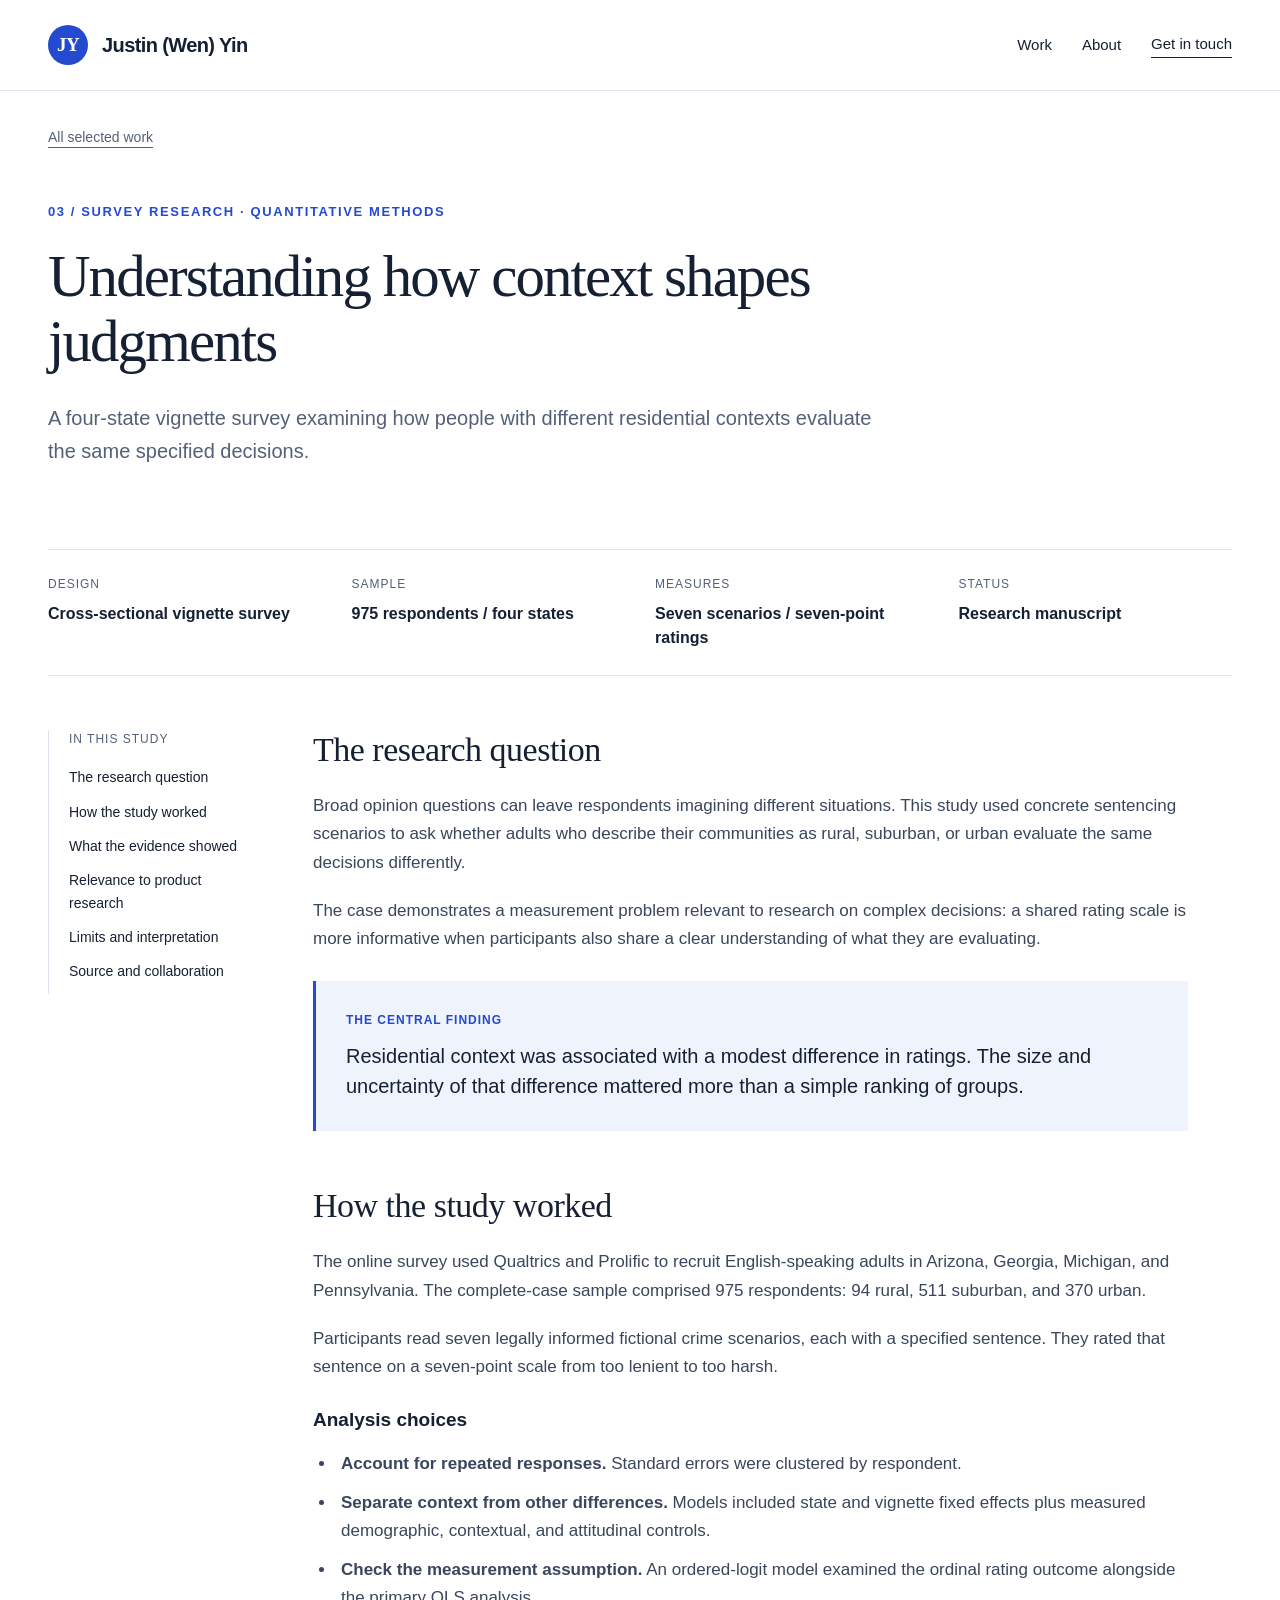
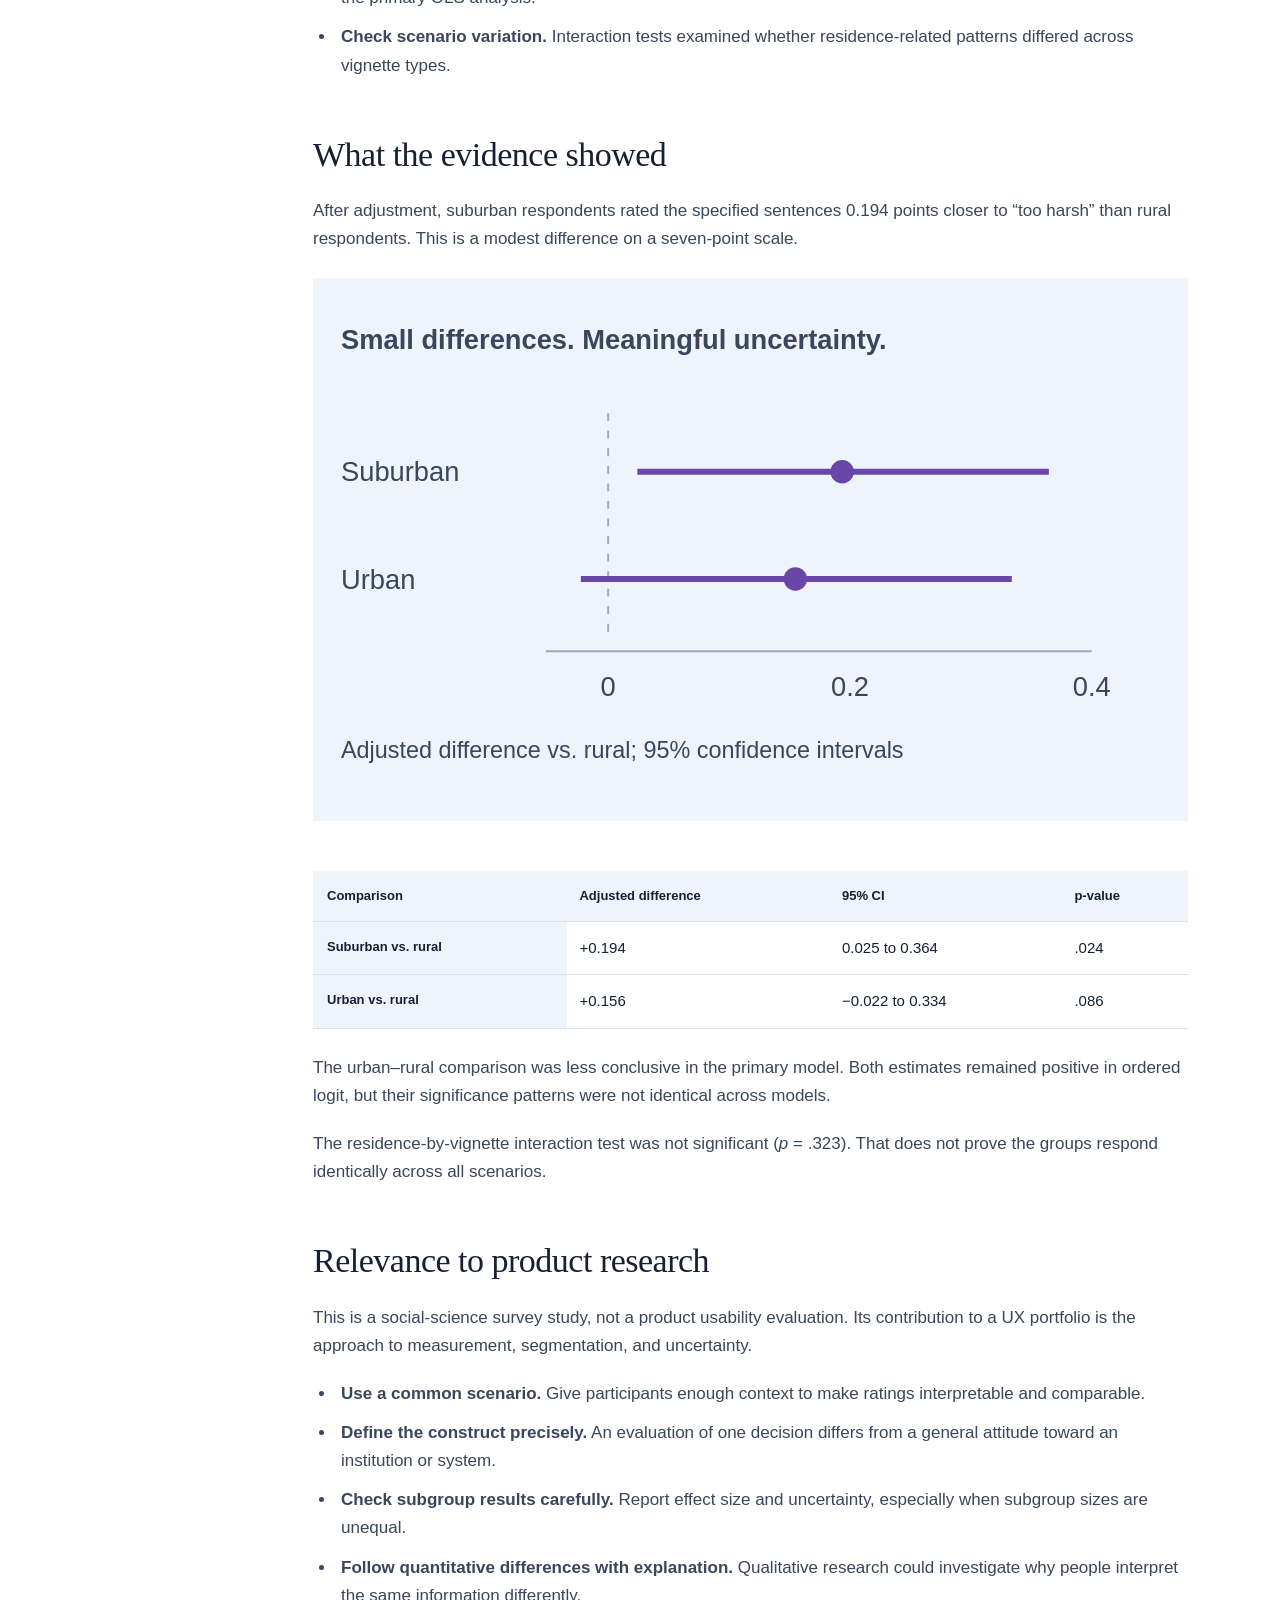
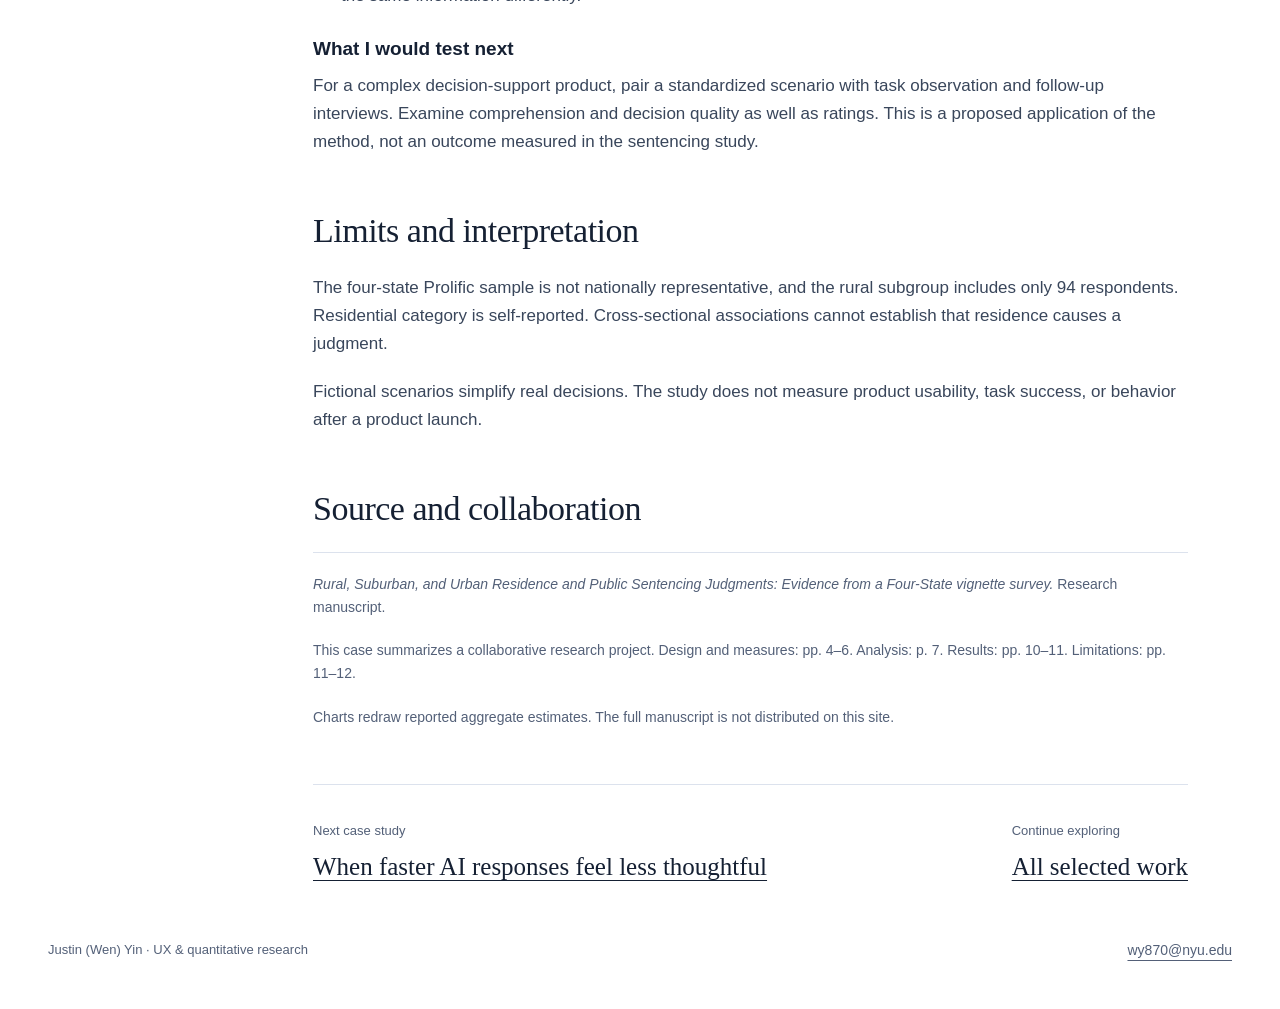
<file: context-and-judgment.html>
<!doctype html><html lang="en"><head><meta charset="utf-8"><meta name="viewport" content="width=device-width,initial-scale=1"><meta name="description" content="A four-state vignette survey examining how people with different residential contexts evaluate the same specified decisions."><meta name="robots" content="noindex, nofollow"><title>Understanding how context shapes judgments | Justin Yin</title><link rel="icon" type="image/svg+xml" href="data:image/svg+xml,%3Csvg xmlns='http://www.w3.org/2000/svg' viewBox='0 0 64 64'%3E%3Crect width='64' height='64' rx='32' fill='%23234acf'/%3E%3Ctext x='32' y='43' text-anchor='middle' font-family='Georgia' font-size='34' fill='white'%3EJ%3C/text%3E%3C/svg%3E"><link rel="stylesheet" href="style.css"></head><body><a class="skip" href="#main">Skip to content</a><header class="site-header"><div class="wrap nav"><a class="brand" href="index.html"><span class="monogram" aria-hidden="true">JY</span>Justin (Wen) Yin</a><nav class="nav-links" aria-label="Main navigation"><a href="index.html#work">Work</a><a href="index.html#about">About</a><a class="contact-link" href="mailto:wy870@nyu.edu">Get in touch</a></nav></div></header><main id="main" class="wrap"><a class="back" href="index.html#work">All selected work</a><header class="case-hero"><p class="eyebrow">03 / Survey research · Quantitative methods</p><h1>Understanding how context shapes judgments</h1><p class="deck">A four-state vignette survey examining how people with different residential contexts evaluate the same specified decisions.</p></header><dl class="study-facts"><div><dt>Design</dt><dd>Cross-sectional vignette survey</dd></div><div><dt>Sample</dt><dd>975 respondents / four states</dd></div><div><dt>Measures</dt><dd>Seven scenarios / seven-point ratings</dd></div><div><dt>Status</dt><dd>Research manuscript</dd></div></dl><div class="case-layout"><nav class="case-nav" aria-label="Case study sections"><p>In this study</p><a href="#question">The research question</a><a href="#approach">How the study worked</a><a href="#findings">What the evidence showed</a><a href="#decisions">Relevance to product research</a><a href="#limits">Limits and interpretation</a><a href="#source">Source and collaboration</a></nav><article class="article"><section id="question"><h2>The research question</h2><p>Broad opinion questions can leave respondents imagining different situations. This study used concrete sentencing scenarios to ask whether adults who describe their communities as rural, suburban, or urban evaluate the same decisions differently.</p><p>The case demonstrates a measurement problem relevant to research on complex decisions: a shared rating scale is more informative when participants also share a clear understanding of what they are evaluating.</p><div class="callout"><p class="label">The central finding</p><p>Residential context was associated with a modest difference in ratings. The size and uncertainty of that difference mattered more than a simple ranking of groups.</p></div></section><section id="approach"><h2>How the study worked</h2><p>The online survey used Qualtrics and Prolific to recruit English-speaking adults in Arizona, Georgia, Michigan, and Pennsylvania. The complete-case sample comprised 975 respondents: 94 rural, 511 suburban, and 370 urban.</p><p>Participants read seven legally informed fictional crime scenarios, each with a specified sentence. They rated that sentence on a seven-point scale from too lenient to too harsh.</p><h3>Analysis choices</h3><ul><li><strong>Account for repeated responses.</strong> Standard errors were clustered by respondent.</li><li><strong>Separate context from other differences.</strong> Models included state and vignette fixed effects plus measured demographic, contextual, and attitudinal controls.</li><li><strong>Check the measurement assumption.</strong> An ordered-logit model examined the ordinal rating outcome alongside the primary OLS analysis.</li><li><strong>Check scenario variation.</strong> Interaction tests examined whether residence-related patterns differed across vignette types.</li></ul></section><section id="findings"><h2>What the evidence showed</h2><p>After adjustment, suburban respondents rated the specified sentences 0.194 points closer to “too harsh” than rural respondents. This is a modest difference on a seven-point scale.</p><div class="result-plot"><svg class="forest" viewBox="0 0 420 245" role="img" aria-labelledby="forest-title forest-desc"><title id="forest-title">Adjusted differences in sentence ratings</title><desc id="forest-desc">Suburban versus rural: 0.194, 95 percent confidence interval 0.025 to 0.364. Urban versus rural: 0.156, interval minus 0.022 to 0.334. Positive means closer to too harsh on a seven-point scale.</desc><g font-family="Arial, sans-serif" font-size="14" fill="#39465b"><text x="0" y="22" font-weight="700">Small differences. Meaningful uncertainty.</text><line x1="137" y1="55" x2="137" y2="170" stroke="#a0a8b9" stroke-dasharray="4 5"/><line x1="105" y1="177" x2="385" y2="177" stroke="#a0a8b9"/><text x="0" y="90">Suburban</text><text x="0" y="145">Urban</text><g stroke="#6a46a8" stroke-width="3"><line x1="152" y1="85" x2="363" y2="85"/><line x1="123" y1="140" x2="344" y2="140"/></g><g fill="#6a46a8"><circle cx="257" cy="85" r="6"/><circle cx="233" cy="140" r="6"/></g><text x="137" y="200" text-anchor="middle">0</text><text x="261" y="200" text-anchor="middle">0.2</text><text x="385" y="200" text-anchor="middle">0.4</text><text x="0" y="232" font-size="12">Adjusted difference vs. rural; 95% confidence intervals</text></g></svg></div><div class="table-scroll"><table class="data-table"><thead><tr><th scope="col">Comparison</th><th scope="col">Adjusted difference</th><th scope="col">95% CI</th><th scope="col">p-value</th></tr></thead><tbody><tr><th scope="row">Suburban vs. rural</th><td>+0.194</td><td>0.025 to 0.364</td><td>.024</td></tr><tr><th scope="row">Urban vs. rural</th><td>+0.156</td><td>−0.022 to 0.334</td><td>.086</td></tr></tbody></table></div><p>The urban–rural comparison was less conclusive in the primary model. Both estimates remained positive in ordered logit, but their significance patterns were not identical across models.</p><p>The residence-by-vignette interaction test was not significant (<i>p</i> = .323). That does not prove the groups respond identically across all scenarios.</p></section><section id="decisions"><h2>Relevance to product research</h2><p>This is a social-science survey study, not a product usability evaluation. Its contribution to a UX portfolio is the approach to measurement, segmentation, and uncertainty.</p><ul><li><strong>Use a common scenario.</strong> Give participants enough context to make ratings interpretable and comparable.</li><li><strong>Define the construct precisely.</strong> An evaluation of one decision differs from a general attitude toward an institution or system.</li><li><strong>Check subgroup results carefully.</strong> Report effect size and uncertainty, especially when subgroup sizes are unequal.</li><li><strong>Follow quantitative differences with explanation.</strong> Qualitative research could investigate why people interpret the same information differently.</li></ul><h3>What I would test next</h3><p>For a complex decision-support product, pair a standardized scenario with task observation and follow-up interviews. Examine comprehension and decision quality as well as ratings. This is a proposed application of the method, not an outcome measured in the sentencing study.</p></section><section id="limits"><h2>Limits and interpretation</h2><p>The four-state Prolific sample is not nationally representative, and the rural subgroup includes only 94 respondents. Residential category is self-reported. Cross-sectional associations cannot establish that residence causes a judgment.</p><p>Fictional scenarios simplify real decisions. The study does not measure product usability, task success, or behavior after a product launch.</p></section><section id="source"><h2>Source and collaboration</h2><div class="source"><p><em>Rural, Suburban, and Urban Residence and Public Sentencing Judgments: Evidence from a Four-State vignette survey.</em> Research manuscript.</p><p>This case summarizes a collaborative research project. Design and measures: pp. 4–6. Analysis: p. 7. Results: pp. 10–11. Limitations: pp. 11–12.</p><p>Charts redraw reported aggregate estimates. The full manuscript is not distributed on this site.</p></div></section><div class="next-case"><div><p>Next case study</p><a href="ai-response-timing.html">When faster AI responses feel less thoughtful</a></div><div><p>Continue exploring</p><a href="index.html#work">All selected work</a></div></div></article></div></main><footer class="wrap footer"><p>Justin (Wen) Yin · UX &amp; quantitative research</p><a href="mailto:wy870@nyu.edu">wy870@nyu.edu</a></footer></body></html>
</file>
<file: style.css>
:root{--ink:#152033;--muted:#536078;--blue:#234acf;--line:#dce2ed;--pale:#eff3fc;--paper:#fff;--serif:Georgia,'Times New Roman',serif;--sans:Arial,Helvetica,sans-serif}
*{box-sizing:border-box}html{scroll-behavior:smooth;scroll-padding-top:100px}body{margin:0;color:var(--ink);background:var(--paper);font:17px/1.65 var(--sans);-webkit-font-smoothing:antialiased}a{color:inherit;text-decoration-thickness:1px;text-underline-offset:5px}a:hover{color:var(--blue)}button,a{-webkit-tap-highlight-color:transparent}a:focus-visible,summary:focus-visible{outline:3px solid #eeae19;outline-offset:5px}.skip{position:absolute;left:20px;top:-80px;background:var(--ink);color:#fff;padding:10px;z-index:10}.skip:focus{top:10px}.wrap{width:min(1200px,calc(100% - 96px));margin:auto}.site-header{background:#fff;border-bottom:1px solid var(--line)}.nav{min-height:90px;display:flex;justify-content:space-between;align-items:center;gap:24px}.brand{font-weight:700;font-size:20px;text-decoration:none;letter-spacing:-.6px;display:flex;align-items:center;gap:14px}.monogram{font:600 19px var(--serif);background:var(--blue);color:#fff;width:40px;height:40px;display:grid;place-items:center;border-radius:50%}.nav-links{display:flex;gap:30px;align-items:center;font-size:15px}.nav-links a{text-decoration:none}.nav-links .contact-link{border-bottom:1px solid var(--ink)}.eyebrow{font-size:13px;font-weight:700;letter-spacing:1.6px;text-transform:uppercase;color:var(--blue);margin:0 0 23px}.hero{padding:85px 0 76px;display:grid;grid-template-columns:1.45fr .65fr;gap:80px;align-items:end}h1,h2,h3,p{margin-top:0}h1{font:400 clamp(44px,5.1vw,66px)/1.09 var(--serif);letter-spacing:-1.9px;margin-bottom:28px}h1 em{font-weight:400;color:var(--blue)}.hero-copy{max-width:650px;font-size:19px;line-height:1.65;color:var(--muted);margin-bottom:28px}.small-link{font-size:15px;font-weight:700}.hero-note{border-top:3px solid var(--blue);padding-top:22px;margin-bottom:8px}.hero-note .label{font-size:12px;text-transform:uppercase;letter-spacing:1.6px;color:var(--muted);margin-bottom:17px}.hero-note h2{font:400 29px/1.3 var(--serif);letter-spacing:-.5px;margin-bottom:16px}.hero-note p{font-size:15px;color:var(--muted);margin-bottom:0}.section-head{border-top:1px solid var(--line);display:flex;justify-content:space-between;align-items:baseline;padding:25px 0 30px;gap:25px}.section-head h2{font-size:15px;font-weight:700;letter-spacing:1px;text-transform:uppercase;margin:0}.section-head p{font-size:14px;color:var(--muted);margin:0}.project{display:grid;grid-template-columns:1fr 1fr;gap:65px;margin-bottom:65px;align-items:center}.project-visual{min-height:330px;padding:35px;display:flex;align-items:center;justify-content:center;background:var(--pale);border-radius:4px;overflow:hidden}.project:nth-of-type(3) .project-visual{background:#edf5f4}.project:nth-of-type(4) .project-visual{background:#f5f2fc}.project-copy .meta,.case-meta{display:flex;flex-wrap:wrap;gap:8px 16px;font-size:13px;color:var(--muted);margin-bottom:16px}.badge{font-size:12px;text-transform:uppercase;letter-spacing:.6px;font-weight:700;color:var(--blue)}.project-copy h3{font:400 33px/1.22 var(--serif);letter-spacing:-.6px;margin-bottom:18px}.project-copy p{font-size:17px;color:var(--muted);margin-bottom:20px}.tags{display:flex;flex-wrap:wrap;gap:8px;margin:0 0 25px;list-style:none;padding:0}.tags li{border:1px solid var(--line);border-radius:3px;font-size:12px;padding:3px 9px;color:var(--muted)}.button{display:inline-flex;text-decoration:none;font-size:14px;font-weight:700;padding:11px 19px;border:1px solid var(--ink);border-radius:3px;align-items:center;min-height:44px;transition:background .15s,color .15s}.button:hover{background:var(--ink);color:#fff}.button.primary{background:var(--blue);border-color:var(--blue);color:#fff}.chart-mini{width:100%;max-width:420px}.chart-title{font-size:15px;font-weight:700;line-height:1.4;margin-bottom:24px}.bar-row{display:grid;grid-template-columns:48px 1fr 40px;align-items:center;gap:12px;margin-bottom:16px;font-size:14px}.bar-track{height:20px;background:#dfe6f6;border-radius:2px;overflow:hidden}.bar-fill{height:100%;background:#6f88d9}.bar-fill.accent{background:var(--blue)}.chart-foot{font-size:12px;line-height:1.5;color:var(--muted);margin:20px 0 0}.metric-set{display:grid;grid-template-columns:1fr 1fr;gap:24px;width:100%;max-width:390px}.metric-set strong{display:block;font:400 48px/1 var(--serif);letter-spacing:-1px;color:#195b55}.metric-set span{display:block;font-size:13px;color:var(--muted);margin-top:10px}.metric-set .wide{grid-column:1/-1;border-top:1px solid #b8d3cf;padding-top:22px}.metric-set .wide strong{font-size:39px}.forest{width:100%;height:auto}.about{background:var(--ink);color:#fff;padding:70px 0;margin-top:80px}.about-grid{display:grid;grid-template-columns:1fr 1.35fr;gap:100px}.about h2{font:400 43px/1.18 var(--serif);letter-spacing:-.8px}.about p{color:#d3dbea;font-size:18px}.about .eyebrow{color:#b2c1ff}.about .small-link{color:#fff}.method-list{display:flex;flex-wrap:wrap;gap:8px;margin-top:24px}.method-list span{padding:5px 12px;border:1px solid #4a5466;font-size:13px}.footer{padding:35px 0;display:flex;justify-content:space-between;gap:30px;font-size:13px;color:var(--muted)}.footer a{font-size:14px}.back{display:inline-block;margin-top:35px;font-size:14px;color:var(--muted)}.case-hero{padding:50px 0 42px;max-width:920px}.case-hero h1{font-size:clamp(39px,4.6vw,60px);max-width:900px}.case-hero .deck{font-size:20px;color:var(--muted);max-width:830px;margin-bottom:22px}.study-facts{display:grid;grid-template-columns:repeat(4,1fr);border-top:1px solid var(--line);border-bottom:1px solid var(--line);padding:25px 0;margin-bottom:54px;gap:30px}.study-facts dt{font-size:12px;text-transform:uppercase;letter-spacing:1px;color:var(--muted);margin-bottom:7px}.study-facts dd{margin:0;font-weight:600;font-size:16px;line-height:1.5}.case-layout{display:grid;grid-template-columns:190px 1fr;gap:75px;align-items:start}.case-nav{position:sticky;top:35px;font-size:14px;border-left:1px solid var(--line);padding-left:20px}.case-nav p{font-size:12px;text-transform:uppercase;letter-spacing:1px;color:var(--muted);margin-bottom:17px}.case-nav a{display:block;text-decoration:none;margin:11px 0}.article{min-width:0;max-width:875px}.article section{margin-bottom:55px;scroll-margin-top:40px}.article h2{font:400 34px/1.2 var(--serif);letter-spacing:-.5px;margin-bottom:22px}.article h3{font-size:19px;line-height:1.4;margin:26px 0 10px}.article p{color:#39465b;margin-bottom:20px}.article ul,.article ol{padding-left:23px;color:#39465b}.article li{padding-left:5px;margin-bottom:11px}.callout{padding:30px;background:var(--pale);border-left:3px solid var(--blue);margin:28px 0}.callout p{margin:0;font-size:20px;line-height:1.5;color:var(--ink)}.callout .label{font-size:12px;color:var(--blue);text-transform:uppercase;letter-spacing:1px;font-weight:700;margin-bottom:12px}.finding-grid{display:grid;grid-template-columns:1fr 1fr;gap:20px;margin:25px 0}.finding{background:var(--pale);padding:27px}.finding strong{font:400 42px/1.1 var(--serif);color:var(--blue);display:block;margin-bottom:10px}.finding span{font-size:15px;color:var(--muted)}figure{margin:30px 0}figure img{display:block;width:100%;height:auto;border:1px solid var(--line);border-radius:4px}figcaption{font-size:12px;line-height:1.6;color:var(--muted);margin-top:12px}.data-table{border-collapse:collapse;width:100%;margin:25px 0;font-size:15px}.table-scroll{overflow-x:auto}.data-table th,.data-table td{border-bottom:1px solid var(--line);text-align:left;padding:14px 12px;vertical-align:top}.data-table th{background:var(--pale);font-size:13px}.data-table th:first-child,.data-table td:first-child{padding-left:14px}.source{font-size:14px;color:var(--muted);border-top:1px solid var(--line);padding-top:20px}.source p{font-size:14px;color:var(--muted)}.next-case{border-top:1px solid var(--line);padding:35px 0 20px;display:flex;justify-content:space-between;gap:30px}.next-case p{font-size:13px;color:var(--muted);margin-bottom:10px}.next-case a{font:400 25px/1.3 var(--serif)}.note{font-size:14px!important;color:var(--muted)!important}.diagram{display:grid;grid-template-columns:1fr 1fr;gap:15px;margin:25px 0}.diagram>div{border:1px solid var(--line);padding:20px}.diagram b{display:block;margin-bottom:6px}.diagram span{font-size:15px;color:var(--muted)}.result-plot{background:var(--pale);padding:28px;margin:25px 0}.result-plot .chart-mini{max-width:none}.result-plot .bar-row{grid-template-columns:95px 1fr 45px}.source-links{display:flex;flex-wrap:wrap;gap:12px;margin-top:24px}
@media(max-width:1000px){.wrap{width:calc(100% - 56px)}.hero{gap:40px;grid-template-columns:1.4fr .7fr}.project{gap:35px}.project-visual{padding:25px}.case-layout{grid-template-columns:155px 1fr;gap:35px}.about-grid{gap:50px}.study-facts{gap:20px}.nav-links{gap:20px}}
@media(max-width:720px){.wrap{width:calc(100% - 40px)}.nav{min-height:78px;gap:16px}.brand{font-size:17px;gap:9px}.monogram{width:34px;height:34px;font-size:16px}.nav-links{gap:16px;font-size:13px}.nav-links .contact-link{display:none}.hero{display:block;padding:52px 0 42px}h1{font-size:43px;letter-spacing:-1.2px}.hero-copy{font-size:18px}.hero-note{margin-top:38px;max-width:420px;padding-top:18px}.hero-note h2{font-size:25px}.section-head{display:block}.section-head p{margin-top:10px}.project{grid-template-columns:1fr;gap:25px;margin-bottom:48px}.project-visual{min-height:290px;padding:30px}.project-copy h3{font-size:30px}.about{margin-top:40px;padding:48px 0}.about-grid{display:block}.about h2{font-size:36px;max-width:350px}.about p{font-size:17px}.footer{display:block;padding:28px 0}.footer p{margin-bottom:10px}.case-hero{padding-top:34px}.case-hero h1{font-size:40px}.case-hero .deck{font-size:18px}.study-facts{grid-template-columns:1fr 1fr;gap:25px;margin-bottom:32px}.case-layout{display:block}.case-nav{position:static;display:flex;flex-wrap:wrap;gap:5px 18px;padding:0 0 24px;border:0;border-bottom:1px solid var(--line);margin-bottom:32px}.case-nav p{display:none}.case-nav a{margin:0;font-size:13px}.article h2{font-size:30px}.article section{margin-bottom:42px}.finding-grid{gap:12px}.finding{padding:20px}.finding strong{font-size:36px}.callout{padding:23px}.callout p{font-size:18px}.diagram{grid-template-columns:1fr}.next-case{display:block}.next-case>div{margin-bottom:25px}.result-plot{padding:20px}.result-plot .bar-row{grid-template-columns:58px 1fr 36px}.data-table{font-size:14px}}
@media(prefers-reduced-motion:reduce){html{scroll-behavior:auto}*{transition:none!important}}
@media print{.site-header,.case-nav,.back,.footer,.next-case,.skip{display:none}.wrap{width:100%}.case-layout{display:block}.article{max-width:none}.case-hero{padding-top:0}body{font-size:11pt}h1{font-size:30pt!important}section,figure,.callout{break-inside:avoid}a{color:inherit}.source-links{display:none}}
</file>
